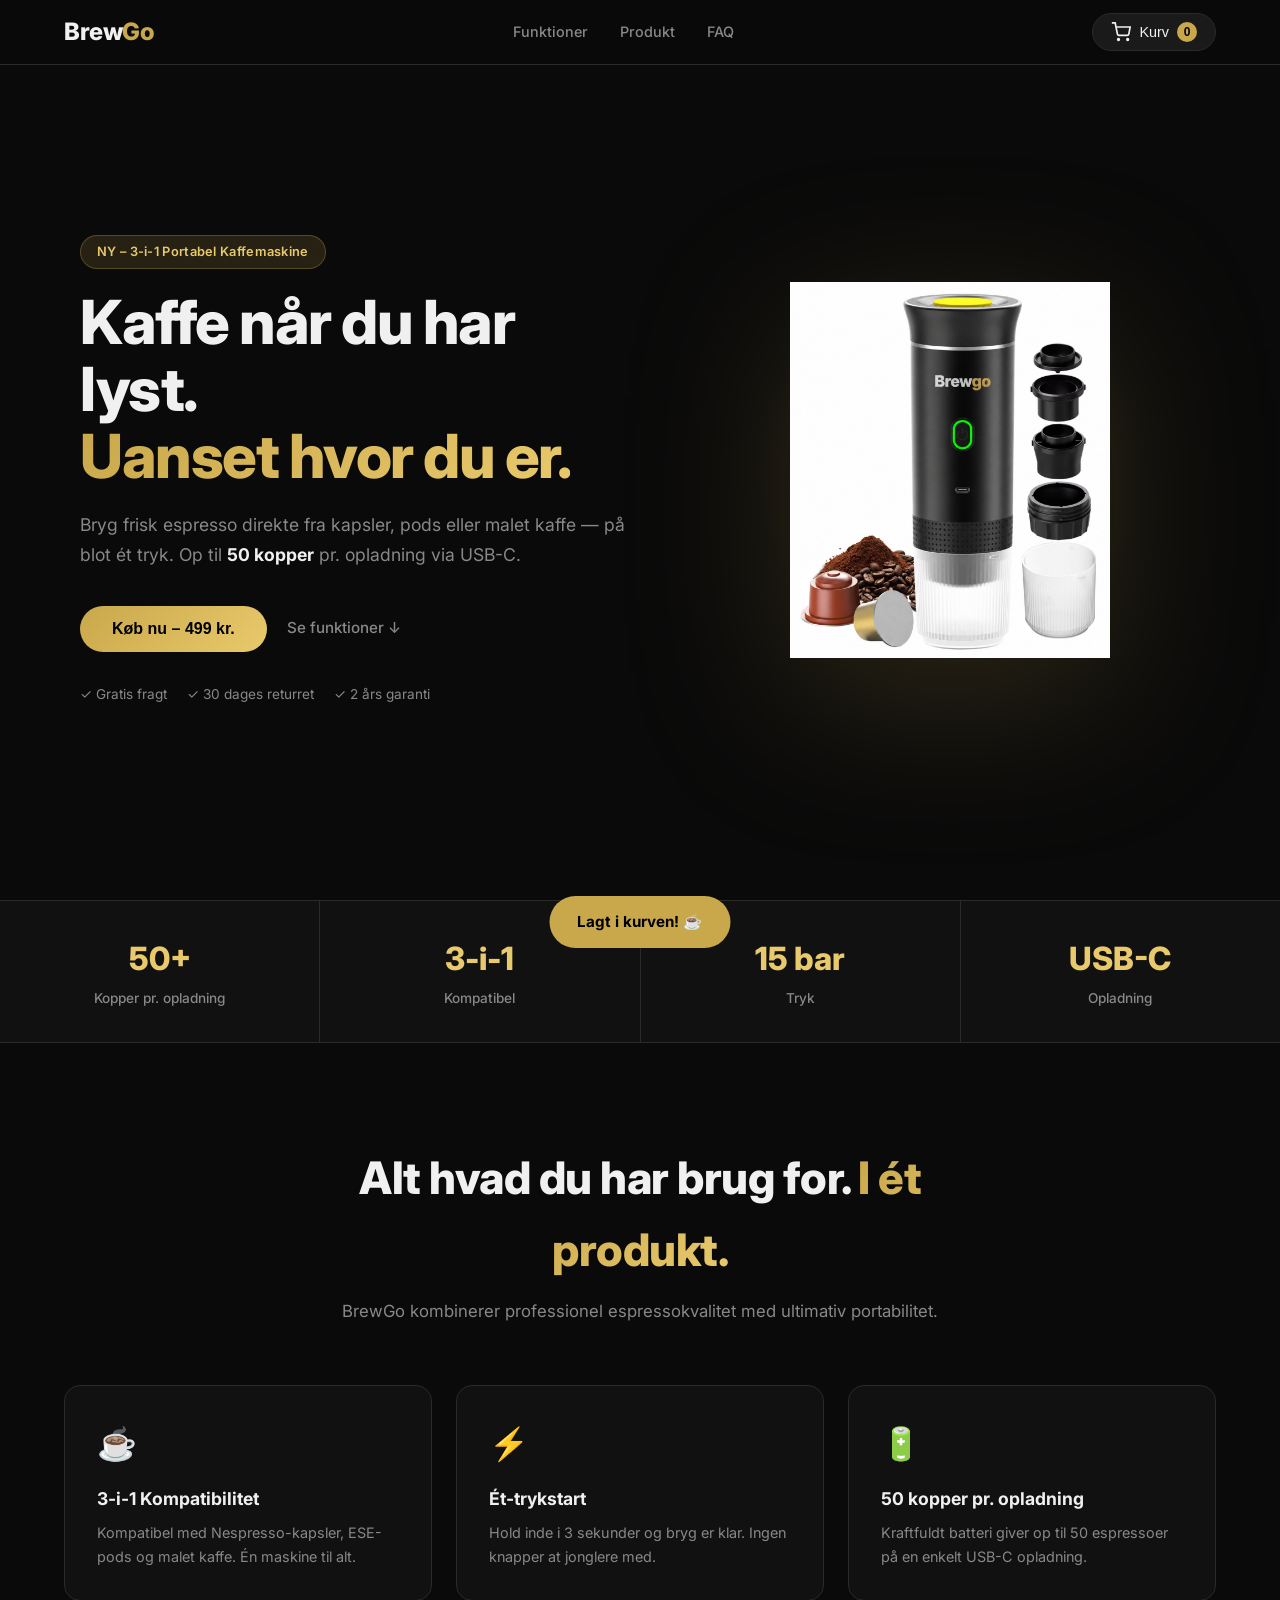
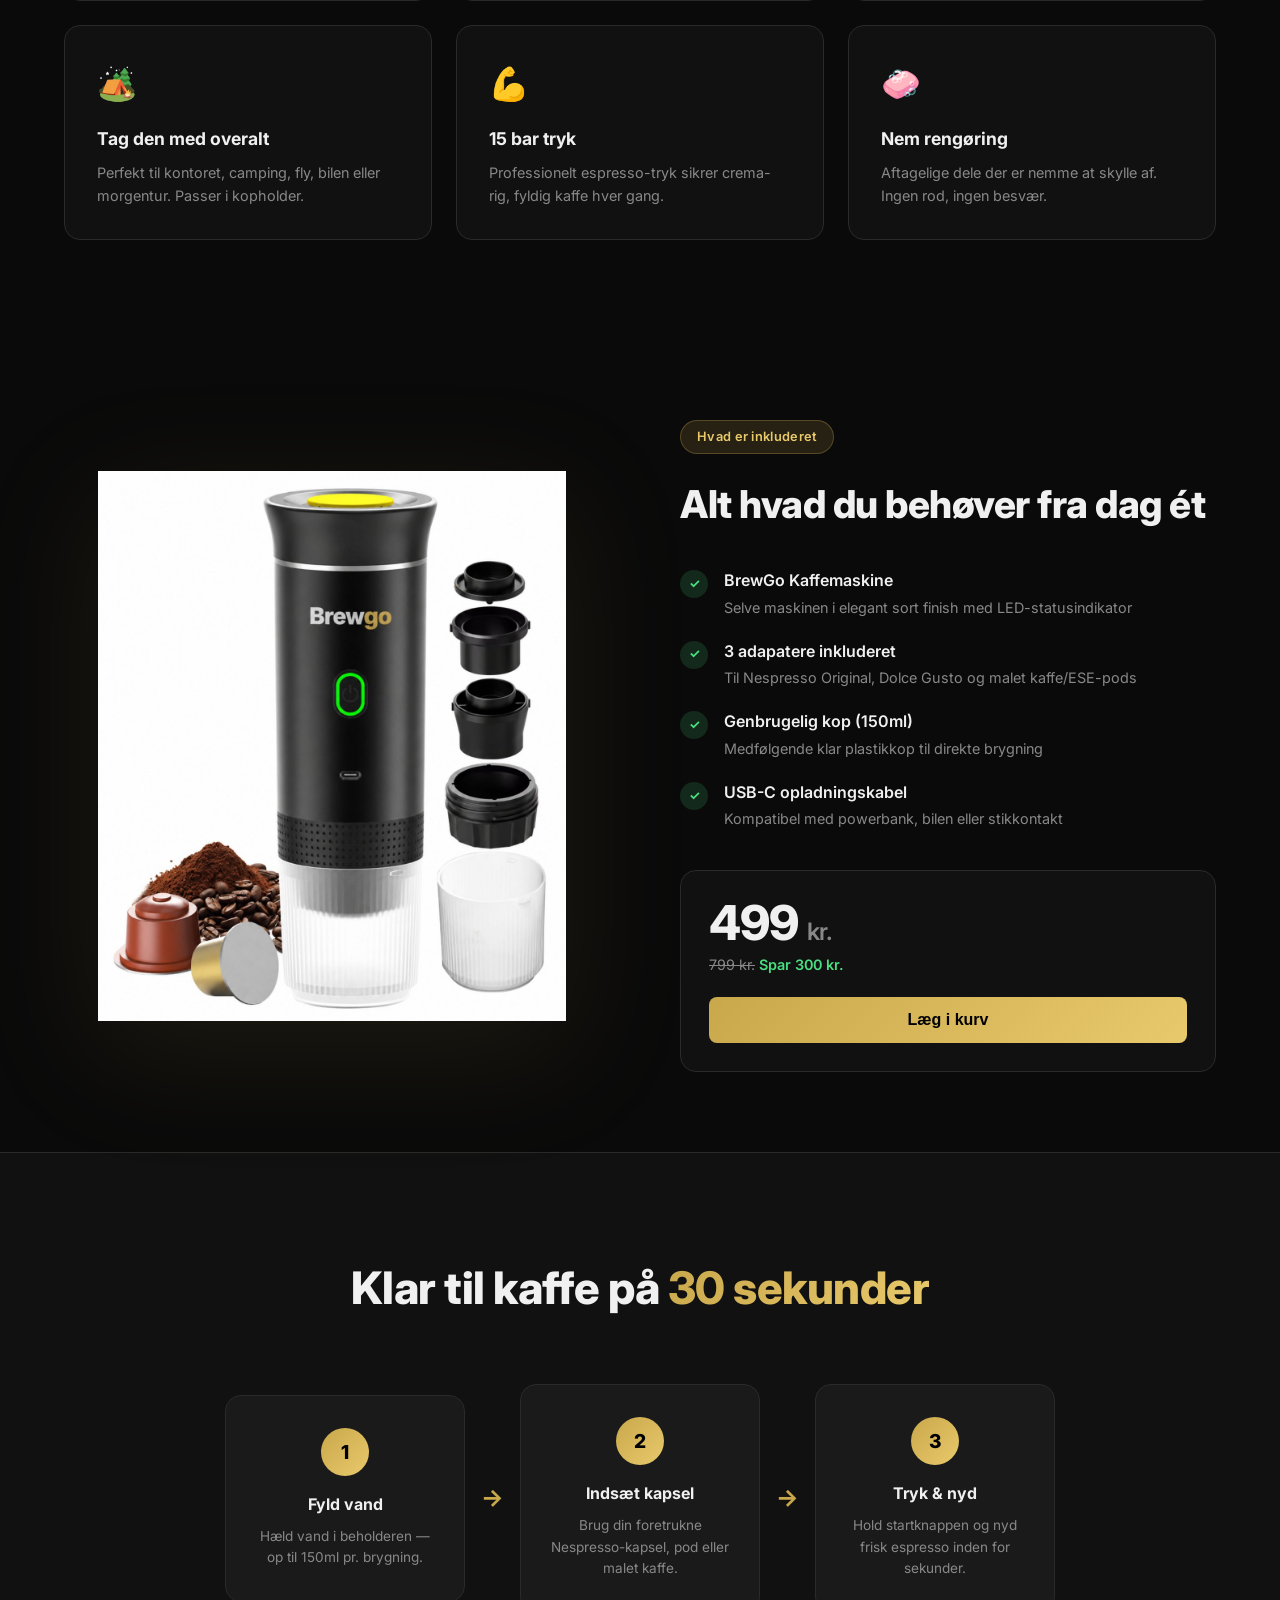
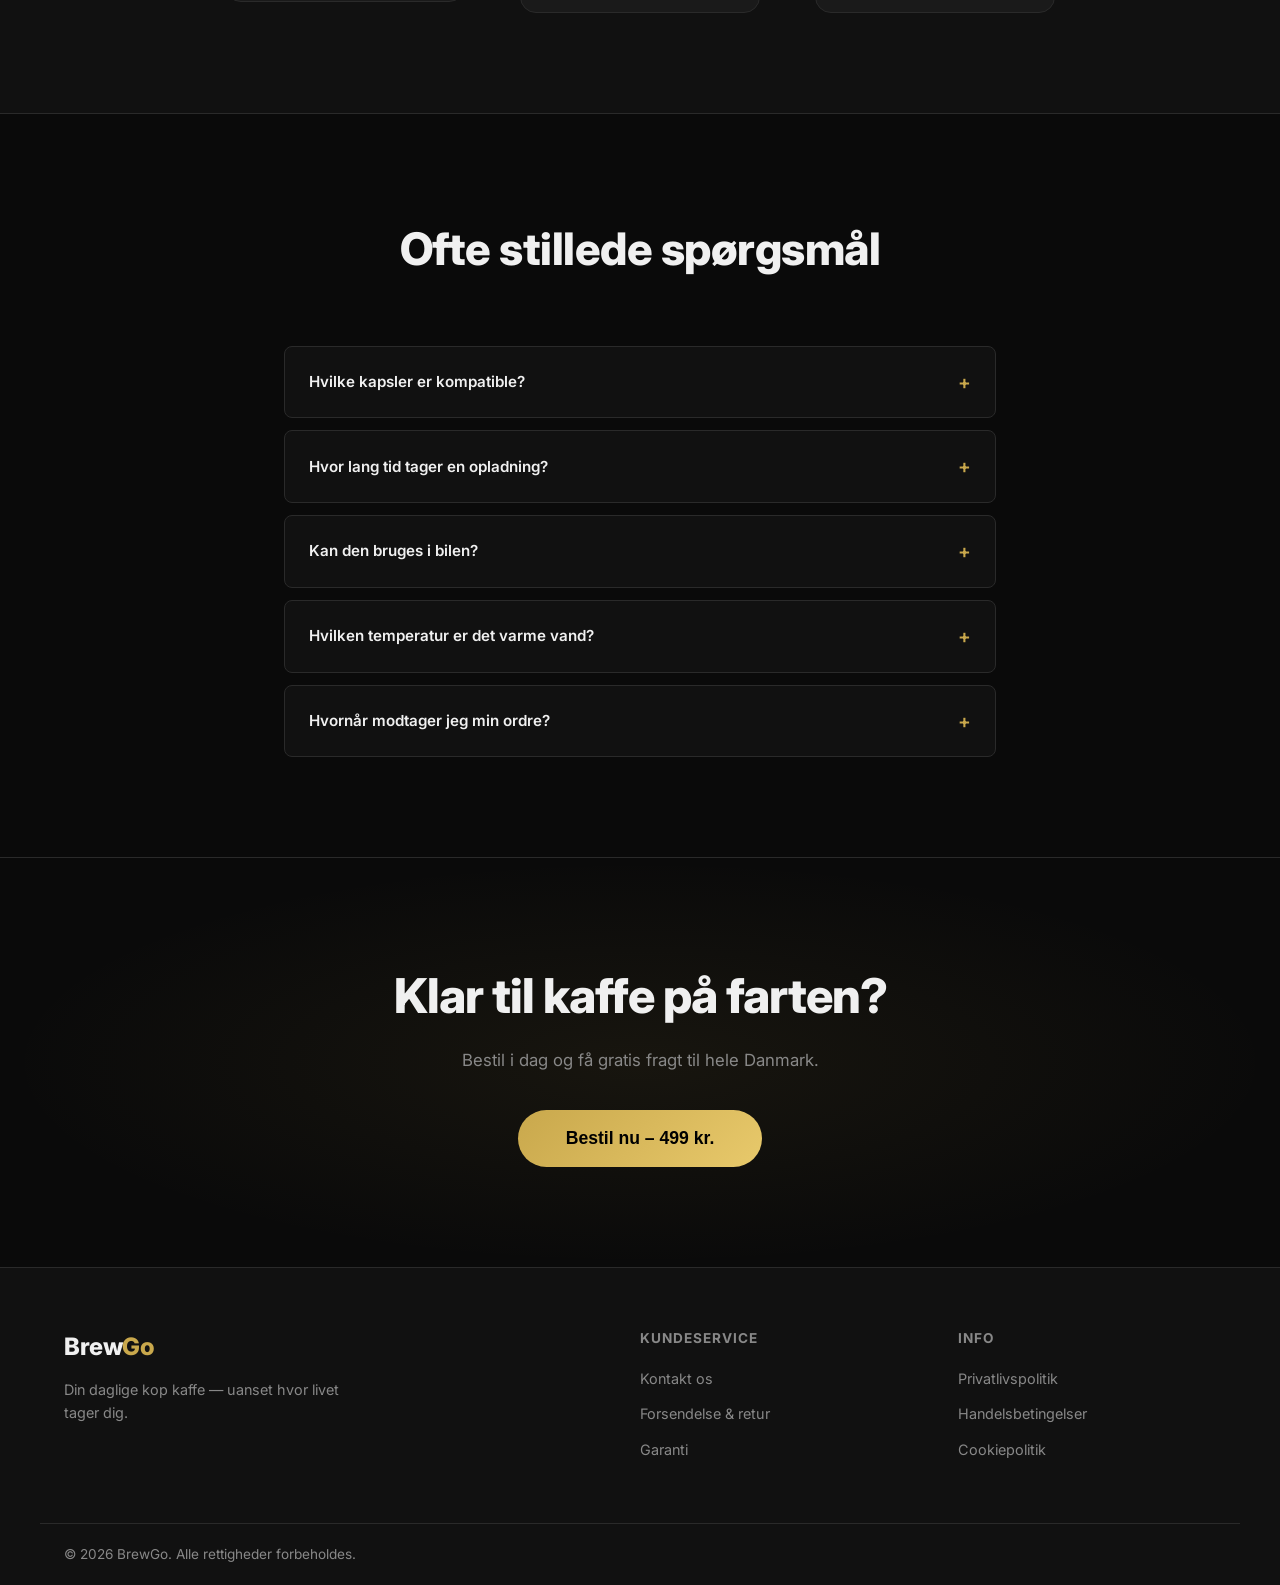
<file: index.html>
<!DOCTYPE html>
<html lang="da">
<head>
  <meta charset="UTF-8" />
  <meta name="viewport" content="width=device-width, initial-scale=1.0" />
  <title>BrewGo – Transportabel Espressomaskine</title>
  <link rel="stylesheet" href="style.css" />
  <link rel="preconnect" href="https://fonts.googleapis.com" />
  <link href="https://fonts.googleapis.com/css2?family=Inter:wght@300;400;500;600;700;800&display=swap" rel="stylesheet" />
</head>
<body>

  <!-- NAVBAR -->
  <nav class="navbar">
    <div class="nav-inner">
      <a href="#" class="logo">Brew<span>Go</span></a>
      <ul class="nav-links">
        <li><a href="#features">Funktioner</a></li>
        <li><a href="#product">Produkt</a></li>
        <li><a href="#faq">FAQ</a></li>
      </ul>
      <button class="cart-btn" id="cartBtn">
        <svg xmlns="http://www.w3.org/2000/svg" width="20" height="20" viewBox="0 0 24 24" fill="none" stroke="currentColor" stroke-width="2"><circle cx="9" cy="21" r="1"/><circle cx="20" cy="21" r="1"/><path d="M1 1h4l2.68 13.39a2 2 0 0 0 2 1.61h9.72a2 2 0 0 0 2-1.61L23 6H6"/></svg>
        Kurv <span class="cart-count" id="cartCount">0</span>
      </button>
    </div>
  </nav>

  <!-- HERO -->
  <section class="hero">
    <div class="hero-content">
      <span class="badge">NY – 3-i-1 Portabel Kaffemaskine</span>
      <h1>Kaffe når du har lyst.<br /><em>Uanset hvor du er.</em></h1>
      <p class="hero-sub">
        Bryg frisk espresso direkte fra kapsler, pods eller malet kaffe — på blot ét tryk.
        Op til <strong>50 kopper</strong> pr. opladning via USB-C.
      </p>
      <div class="hero-cta">
        <button class="btn-primary" onclick="addToCart()">Køb nu – 499 kr.</button>
        <a href="#features" class="btn-ghost">Se funktioner ↓</a>
      </div>
      <div class="trust-row">
        <span>✓ Gratis fragt</span>
        <span>✓ 30 dages returret</span>
        <span>✓ 2 års garanti</span>
      </div>
    </div>
    <div class="hero-image">
      <div class="glow-ring"></div>
      <img src="assets/product.jpg" alt="BrewGo Portabel Kaffemaskine" />
    </div>
  </section>

  <!-- STATS BAR -->
  <div class="stats-bar">
    <div class="stat"><strong>50+</strong><span>Kopper pr. opladning</span></div>
    <div class="stat"><strong>3-i-1</strong><span>Kompatibel</span></div>
    <div class="stat"><strong>15 bar</strong><span>Tryk</span></div>
    <div class="stat"><strong>USB-C</strong><span>Opladning</span></div>
  </div>

  <!-- FEATURES -->
  <section class="features" id="features">
    <div class="section-header">
      <h2>Alt hvad du har brug for. <em>I ét produkt.</em></h2>
      <p>BrewGo kombinerer professionel espressokvalitet med ultimativ portabilitet.</p>
    </div>
    <div class="features-grid">
      <div class="feature-card">
        <div class="feature-icon">☕</div>
        <h3>3-i-1 Kompatibilitet</h3>
        <p>Kompatibel med Nespresso-kapsler, ESE-pods og malet kaffe. Én maskine til alt.</p>
      </div>
      <div class="feature-card">
        <div class="feature-icon">⚡</div>
        <h3>Ét-trykstart</h3>
        <p>Hold inde i 3 sekunder og bryg er klar. Ingen knapper at jonglere med.</p>
      </div>
      <div class="feature-card">
        <div class="feature-icon">🔋</div>
        <h3>50 kopper pr. opladning</h3>
        <p>Kraftfuldt batteri giver op til 50 espressoer på en enkelt USB-C opladning.</p>
      </div>
      <div class="feature-card">
        <div class="feature-icon">🏕️</div>
        <h3>Tag den med overalt</h3>
        <p>Perfekt til kontoret, camping, fly, bilen eller morgentur. Passer i kopholder.</p>
      </div>
      <div class="feature-card">
        <div class="feature-icon">💪</div>
        <h3>15 bar tryk</h3>
        <p>Professionelt espresso-tryk sikrer crema-rig, fyldig kaffe hver gang.</p>
      </div>
      <div class="feature-card">
        <div class="feature-icon">🧼</div>
        <h3>Nem rengøring</h3>
        <p>Aftagelige dele der er nemme at skylle af. Ingen rod, ingen besvær.</p>
      </div>
    </div>
  </section>

  <!-- PRODUCT SHOWCASE -->
  <section class="product-showcase" id="product">
    <div class="showcase-image">
      <img src="assets/product.jpg" alt="BrewGo detaljer" />
    </div>
    <div class="showcase-content">
      <span class="badge">Hvad er inkluderet</span>
      <h2>Alt hvad du behøver fra dag ét</h2>
      <ul class="include-list">
        <li>
          <div class="check">✓</div>
          <div>
            <strong>BrewGo Kaffemaskine</strong>
            <p>Selve maskinen i elegant sort finish med LED-statusindikator</p>
          </div>
        </li>
        <li>
          <div class="check">✓</div>
          <div>
            <strong>3 adapatere inkluderet</strong>
            <p>Til Nespresso Original, Dolce Gusto og malet kaffe/ESE-pods</p>
          </div>
        </li>
        <li>
          <div class="check">✓</div>
          <div>
            <strong>Genbrugelig kop (150ml)</strong>
            <p>Medfølgende klar plastikkop til direkte brygning</p>
          </div>
        </li>
        <li>
          <div class="check">✓</div>
          <div>
            <strong>USB-C opladningskabel</strong>
            <p>Kompatibel med powerbank, bilen eller stikkontakt</p>
          </div>
        </li>
      </ul>
      <div class="price-block">
        <div class="price-main">499 <span>kr.</span></div>
        <div class="price-old"><s>799 kr.</s> <em>Spar 300 kr.</em></div>
        <button class="btn-primary full-width" onclick="addToCart()">Læg i kurv</button>
      </div>
    </div>
  </section>

  <!-- HOW IT WORKS -->
  <section class="how-it-works">
    <div class="section-header">
      <h2>Klar til kaffe på <em>30 sekunder</em></h2>
    </div>
    <div class="steps">
      <div class="step">
        <div class="step-num">1</div>
        <h3>Fyld vand</h3>
        <p>Hæld vand i beholderen — op til 150ml pr. brygning.</p>
      </div>
      <div class="step-arrow">→</div>
      <div class="step">
        <div class="step-num">2</div>
        <h3>Indsæt kapsel</h3>
        <p>Brug din foretrukne Nespresso-kapsel, pod eller malet kaffe.</p>
      </div>
      <div class="step-arrow">→</div>
      <div class="step">
        <div class="step-num">3</div>
        <h3>Tryk &amp; nyd</h3>
        <p>Hold startknappen og nyd frisk espresso inden for sekunder.</p>
      </div>
    </div>
  </section>

  <!-- FAQ -->
  <section class="faq" id="faq">
    <div class="section-header">
      <h2>Ofte stillede spørgsmål</h2>
    </div>
    <div class="faq-list">
      <details class="faq-item">
        <summary>Hvilke kapsler er kompatible?</summary>
        <p>BrewGo er kompatibel med Nespresso Original Line kapsler, ESE pods og malet kaffe via de medfølgende adaptere.</p>
      </details>
      <details class="faq-item">
        <summary>Hvor lang tid tager en opladning?</summary>
        <p>En fuld opladning via USB-C tager ca. 2 timer og giver op til 50 kopper espresso.</p>
      </details>
      <details class="faq-item">
        <summary>Kan den bruges i bilen?</summary>
        <p>Ja! BrewGo kan oplades og bruges med en biloplader (USB-C), og den passer perfekt i de fleste bilkopholdere.</p>
      </details>
      <details class="faq-item">
        <summary>Hvilken temperatur er det varme vand?</summary>
        <p>Maskinen varmer vandet til ca. 65–75°C — optimalt til espresso og skånsomt mod kapslen.</p>
      </details>
      <details class="faq-item">
        <summary>Hvornår modtager jeg min ordre?</summary>
        <p>Vi sender med PostNord. Forventet leveringstid er 2–4 hverdage inden for Danmark. Gratis fragt på alle ordrer.</p>
      </details>
    </div>
  </section>

  <!-- CTA SECTION -->
  <section class="cta-section">
    <h2>Klar til kaffe på farten?</h2>
    <p>Bestil i dag og få gratis fragt til hele Danmark.</p>
    <button class="btn-primary large" onclick="addToCart()">Bestil nu – 499 kr.</button>
  </section>

  <!-- FOOTER -->
  <footer class="footer">
    <div class="footer-inner">
      <div class="footer-brand">
        <a href="#" class="logo">Brew<span>Go</span></a>
        <p>Din daglige kop kaffe — uanset hvor livet tager dig.</p>
      </div>
      <div class="footer-links">
        <h4>Kundeservice</h4>
        <ul>
          <li><a href="#">Kontakt os</a></li>
          <li><a href="#">Forsendelse &amp; retur</a></li>
          <li><a href="#">Garanti</a></li>
        </ul>
      </div>
      <div class="footer-links">
        <h4>Info</h4>
        <ul>
          <li><a href="#">Privatlivspolitik</a></li>
          <li><a href="#">Handelsbetingelser</a></li>
          <li><a href="#">Cookiepolitik</a></li>
        </ul>
      </div>
    </div>
    <div class="footer-bottom">
      <p>© 2026 BrewGo. Alle rettigheder forbeholdes.</p>
    </div>
  </footer>

  <!-- CART SIDEBAR -->
  <div class="cart-overlay" id="cartOverlay" onclick="closeCart()"></div>
  <aside class="cart-sidebar" id="cartSidebar">
    <div class="cart-header">
      <h3>Din kurv</h3>
      <button onclick="closeCart()" class="close-btn">✕</button>
    </div>
    <div class="cart-body" id="cartBody">
      <p class="cart-empty">Din kurv er tom.</p>
    </div>
    <div class="cart-footer" id="cartFooter" style="display:none">
      <div class="cart-total">
        Total: <strong id="cartTotal">0 kr.</strong>
      </div>
      <button class="btn-primary full-width" onclick="checkout()">Gå til betaling</button>
    </div>
  </aside>

  <!-- TOAST -->
  <div class="toast" id="toast">Lagt i kurven! ☕</div>

  <script src="script.js"></script>
</body>
</html>
</file>
<file: style.css>
/* ===== RESET & BASE ===== */
*, *::before, *::after { box-sizing: border-box; margin: 0; padding: 0; }

:root {
  --bg: #0a0a0a;
  --bg2: #111111;
  --bg3: #1a1a1a;
  --border: #2a2a2a;
  --text: #f0f0f0;
  --muted: #888;
  --accent: #c9a84c;
  --accent2: #e8c96b;
  --green: #4ade80;
  --radius: 16px;
  --radius-sm: 8px;
}

html { scroll-behavior: smooth; }

body {
  font-family: 'Inter', sans-serif;
  background: var(--bg);
  color: var(--text);
  line-height: 1.6;
  overflow-x: hidden;
}

a { text-decoration: none; color: inherit; }
ul { list-style: none; }
img { max-width: 100%; display: block; }

/* ===== NAVBAR ===== */
.navbar {
  position: fixed;
  top: 0; left: 0; right: 0;
  z-index: 100;
  background: rgba(10,10,10,0.85);
  backdrop-filter: blur(16px);
  border-bottom: 1px solid var(--border);
}

.nav-inner {
  max-width: 1200px;
  margin: 0 auto;
  padding: 0 24px;
  height: 64px;
  display: flex;
  align-items: center;
  justify-content: space-between;
  gap: 24px;
}

.logo {
  font-size: 1.5rem;
  font-weight: 800;
  letter-spacing: -0.5px;
}

.logo span { color: var(--accent); }

.nav-links {
  display: flex;
  gap: 32px;
}

.nav-links a {
  font-size: 0.9rem;
  color: var(--muted);
  font-weight: 500;
  transition: color 0.2s;
}

.nav-links a:hover { color: var(--text); }

.cart-btn {
  display: flex;
  align-items: center;
  gap: 8px;
  background: var(--bg3);
  border: 1px solid var(--border);
  color: var(--text);
  padding: 8px 18px;
  border-radius: 999px;
  font-size: 0.9rem;
  font-weight: 500;
  cursor: pointer;
  transition: border-color 0.2s, background 0.2s;
}

.cart-btn:hover { border-color: var(--accent); background: #222; }

.cart-count {
  background: var(--accent);
  color: #000;
  border-radius: 999px;
  width: 20px;
  height: 20px;
  font-size: 0.75rem;
  font-weight: 700;
  display: flex;
  align-items: center;
  justify-content: center;
}

/* ===== BUTTONS ===== */
.btn-primary {
  background: linear-gradient(135deg, var(--accent), var(--accent2));
  color: #000;
  border: none;
  padding: 14px 32px;
  border-radius: 999px;
  font-size: 1rem;
  font-weight: 700;
  cursor: pointer;
  transition: transform 0.15s, box-shadow 0.15s;
  white-space: nowrap;
}

.btn-primary:hover {
  transform: translateY(-2px);
  box-shadow: 0 8px 32px rgba(201,168,76,0.35);
}

.btn-primary.full-width { width: 100%; border-radius: var(--radius-sm); }
.btn-primary.large { padding: 18px 48px; font-size: 1.1rem; }

.btn-ghost {
  color: var(--muted);
  font-size: 0.95rem;
  font-weight: 500;
  transition: color 0.2s;
}

.btn-ghost:hover { color: var(--text); }

/* ===== BADGE ===== */
.badge {
  display: inline-block;
  background: rgba(201,168,76,0.15);
  border: 1px solid rgba(201,168,76,0.3);
  color: var(--accent2);
  padding: 6px 16px;
  border-radius: 999px;
  font-size: 0.8rem;
  font-weight: 600;
  letter-spacing: 0.3px;
  margin-bottom: 20px;
}

/* ===== HERO ===== */
.hero {
  min-height: 100vh;
  display: flex;
  align-items: center;
  justify-content: center;
  padding: 100px 24px 60px;
  max-width: 1200px;
  margin: 0 auto;
  gap: 60px;
}

.hero-content {
  flex: 1;
  max-width: 560px;
}

.hero h1 {
  font-size: clamp(2.2rem, 5vw, 3.8rem);
  font-weight: 800;
  line-height: 1.1;
  letter-spacing: -1.5px;
  margin-bottom: 20px;
}

.hero h1 em {
  font-style: normal;
  background: linear-gradient(135deg, var(--accent), var(--accent2));
  -webkit-background-clip: text;
  -webkit-text-fill-color: transparent;
}

.hero-sub {
  font-size: 1.1rem;
  color: var(--muted);
  margin-bottom: 36px;
  line-height: 1.7;
}

.hero-sub strong { color: var(--text); }

.hero-cta {
  display: flex;
  align-items: center;
  gap: 20px;
  margin-bottom: 32px;
  flex-wrap: wrap;
}

.trust-row {
  display: flex;
  gap: 20px;
  font-size: 0.85rem;
  color: var(--muted);
  flex-wrap: wrap;
}

.trust-row span { display: flex; align-items: center; gap: 4px; }

.hero-image {
  flex: 1;
  display: flex;
  align-items: center;
  justify-content: center;
  position: relative;
  max-width: 500px;
}

.hero-image img {
  position: relative;
  z-index: 1;
  filter: drop-shadow(0 40px 80px rgba(201,168,76,0.18));
  max-height: 600px;
  object-fit: contain;
  animation: float 4s ease-in-out infinite;
  width: 320px;
}

.glow-ring {
  position: absolute;
  width: 400px;
  height: 400px;
  border-radius: 50%;
  background: radial-gradient(circle, rgba(201,168,76,0.08) 0%, transparent 70%);
  pointer-events: none;
}

@keyframes float {
  0%, 100% { transform: translateY(0); }
  50% { transform: translateY(-12px); }
}

/* ===== STATS BAR ===== */
.stats-bar {
  background: var(--bg2);
  border-top: 1px solid var(--border);
  border-bottom: 1px solid var(--border);
  display: flex;
  justify-content: center;
  flex-wrap: wrap;
}

.stat {
  flex: 1;
  min-width: 140px;
  padding: 32px 24px;
  display: flex;
  flex-direction: column;
  align-items: center;
  gap: 4px;
  border-right: 1px solid var(--border);
}

.stat:last-child { border-right: none; }

.stat strong {
  font-size: 2rem;
  font-weight: 800;
  color: var(--accent2);
}

.stat span {
  font-size: 0.85rem;
  color: var(--muted);
  font-weight: 500;
}

/* ===== SECTION HEADER ===== */
.section-header {
  text-align: center;
  max-width: 640px;
  margin: 0 auto 60px;
}

.section-header h2 {
  font-size: clamp(1.8rem, 4vw, 2.8rem);
  font-weight: 800;
  letter-spacing: -0.5px;
  margin-bottom: 12px;
}

.section-header h2 em {
  font-style: normal;
  background: linear-gradient(135deg, var(--accent), var(--accent2));
  -webkit-background-clip: text;
  -webkit-text-fill-color: transparent;
}

.section-header p {
  color: var(--muted);
  font-size: 1.05rem;
}

/* ===== FEATURES ===== */
.features {
  padding: 100px 24px;
  max-width: 1200px;
  margin: 0 auto;
}

.features-grid {
  display: grid;
  grid-template-columns: repeat(auto-fit, minmax(300px, 1fr));
  gap: 24px;
}

.feature-card {
  background: var(--bg2);
  border: 1px solid var(--border);
  border-radius: var(--radius);
  padding: 32px;
  transition: border-color 0.2s, transform 0.2s;
}

.feature-card:hover {
  border-color: rgba(201,168,76,0.3);
  transform: translateY(-4px);
}

.feature-icon {
  font-size: 2rem;
  margin-bottom: 16px;
}

.feature-card h3 {
  font-size: 1.1rem;
  font-weight: 700;
  margin-bottom: 8px;
}

.feature-card p {
  font-size: 0.9rem;
  color: var(--muted);
  line-height: 1.6;
}

/* ===== PRODUCT SHOWCASE ===== */
.product-showcase {
  display: flex;
  align-items: center;
  gap: 80px;
  max-width: 1200px;
  margin: 0 auto;
  padding: 80px 24px;
}

.showcase-image {
  flex: 1;
  display: flex;
  justify-content: center;
}

.showcase-image img {
  max-height: 550px;
  object-fit: contain;
  filter: drop-shadow(0 30px 60px rgba(201,168,76,0.1));
}

.showcase-content {
  flex: 1;
}

.showcase-content h2 {
  font-size: clamp(1.6rem, 3vw, 2.4rem);
  font-weight: 800;
  letter-spacing: -0.5px;
  margin-bottom: 32px;
}

.include-list {
  display: flex;
  flex-direction: column;
  gap: 20px;
  margin-bottom: 40px;
}

.include-list li {
  display: flex;
  gap: 16px;
  align-items: flex-start;
}

.check {
  background: rgba(74,222,128,0.15);
  color: var(--green);
  border-radius: 50%;
  width: 28px;
  height: 28px;
  display: flex;
  align-items: center;
  justify-content: center;
  font-size: 0.8rem;
  font-weight: 700;
  flex-shrink: 0;
  margin-top: 2px;
}

.include-list strong { display: block; font-weight: 600; margin-bottom: 2px; }
.include-list p { font-size: 0.9rem; color: var(--muted); }

.price-block {
  background: var(--bg2);
  border: 1px solid var(--border);
  border-radius: var(--radius);
  padding: 28px;
}

.price-main {
  font-size: 3rem;
  font-weight: 800;
  letter-spacing: -1px;
  line-height: 1;
  margin-bottom: 6px;
}

.price-main span {
  font-size: 1.5rem;
  font-weight: 600;
  color: var(--muted);
}

.price-old {
  font-size: 0.9rem;
  color: var(--muted);
  margin-bottom: 20px;
}

.price-old em {
  color: var(--green);
  font-style: normal;
  font-weight: 600;
}

/* ===== HOW IT WORKS ===== */
.how-it-works {
  background: var(--bg2);
  border-top: 1px solid var(--border);
  border-bottom: 1px solid var(--border);
  padding: 100px 24px;
}

.steps {
  max-width: 900px;
  margin: 0 auto;
  display: flex;
  align-items: center;
  justify-content: center;
  gap: 16px;
  flex-wrap: wrap;
}

.step {
  background: var(--bg3);
  border: 1px solid var(--border);
  border-radius: var(--radius);
  padding: 32px 28px;
  text-align: center;
  flex: 1;
  min-width: 200px;
  max-width: 240px;
}

.step-num {
  width: 48px;
  height: 48px;
  border-radius: 50%;
  background: linear-gradient(135deg, var(--accent), var(--accent2));
  color: #000;
  font-weight: 800;
  font-size: 1.2rem;
  display: flex;
  align-items: center;
  justify-content: center;
  margin: 0 auto 16px;
}

.step h3 {
  font-size: 1rem;
  font-weight: 700;
  margin-bottom: 8px;
}

.step p {
  font-size: 0.85rem;
  color: var(--muted);
}

.step-arrow {
  font-size: 1.5rem;
  color: var(--accent);
  font-weight: 700;
}

/* ===== FAQ ===== */
.faq {
  max-width: 760px;
  margin: 0 auto;
  padding: 100px 24px;
}

.faq-list {
  display: flex;
  flex-direction: column;
  gap: 12px;
}

.faq-item {
  background: var(--bg2);
  border: 1px solid var(--border);
  border-radius: var(--radius-sm);
  overflow: hidden;
  transition: border-color 0.2s;
}

.faq-item[open] { border-color: rgba(201,168,76,0.3); }

.faq-item summary {
  padding: 20px 24px;
  font-weight: 600;
  cursor: pointer;
  list-style: none;
  display: flex;
  justify-content: space-between;
  align-items: center;
  font-size: 0.95rem;
}

.faq-item summary::after {
  content: "+";
  font-size: 1.2rem;
  color: var(--accent);
  transition: transform 0.2s;
}

.faq-item[open] summary::after {
  transform: rotate(45deg);
}

.faq-item p {
  padding: 0 24px 20px;
  font-size: 0.9rem;
  color: var(--muted);
  line-height: 1.7;
}

/* ===== CTA SECTION ===== */
.cta-section {
  text-align: center;
  padding: 100px 24px;
  background: radial-gradient(ellipse at center, rgba(201,168,76,0.07) 0%, transparent 70%);
  border-top: 1px solid var(--border);
}

.cta-section h2 {
  font-size: clamp(2rem, 4vw, 3rem);
  font-weight: 800;
  letter-spacing: -1px;
  margin-bottom: 12px;
}

.cta-section p {
  color: var(--muted);
  margin-bottom: 36px;
  font-size: 1.05rem;
}

/* ===== FOOTER ===== */
.footer {
  background: var(--bg2);
  border-top: 1px solid var(--border);
}

.footer-inner {
  max-width: 1200px;
  margin: 0 auto;
  padding: 60px 24px;
  display: flex;
  gap: 60px;
  flex-wrap: wrap;
}

.footer-brand {
  flex: 2;
  min-width: 200px;
}

.footer-brand p {
  margin-top: 12px;
  font-size: 0.9rem;
  color: var(--muted);
  max-width: 280px;
}

.footer-links {
  flex: 1;
  min-width: 140px;
}

.footer-links h4 {
  font-size: 0.85rem;
  font-weight: 700;
  text-transform: uppercase;
  letter-spacing: 1px;
  color: var(--muted);
  margin-bottom: 16px;
}

.footer-links ul {
  display: flex;
  flex-direction: column;
  gap: 10px;
}

.footer-links a {
  font-size: 0.9rem;
  color: var(--muted);
  transition: color 0.2s;
}

.footer-links a:hover { color: var(--text); }

.footer-bottom {
  max-width: 1200px;
  margin: 0 auto;
  padding: 20px 24px;
  border-top: 1px solid var(--border);
  font-size: 0.85rem;
  color: var(--muted);
}

/* ===== CART SIDEBAR ===== */
.cart-overlay {
  position: fixed;
  inset: 0;
  background: rgba(0,0,0,0.6);
  z-index: 200;
  opacity: 0;
  pointer-events: none;
  transition: opacity 0.3s;
}

.cart-overlay.active {
  opacity: 1;
  pointer-events: all;
}

.cart-sidebar {
  position: fixed;
  top: 0;
  right: -420px;
  width: min(420px, 100vw);
  height: 100%;
  background: var(--bg2);
  border-left: 1px solid var(--border);
  z-index: 201;
  display: flex;
  flex-direction: column;
  transition: right 0.35s cubic-bezier(0.4,0,0.2,1);
}

.cart-sidebar.open { right: 0; }

.cart-header {
  display: flex;
  align-items: center;
  justify-content: space-between;
  padding: 20px 24px;
  border-bottom: 1px solid var(--border);
}

.cart-header h3 { font-size: 1.1rem; font-weight: 700; }

.close-btn {
  background: none;
  border: none;
  color: var(--muted);
  font-size: 1.1rem;
  cursor: pointer;
  transition: color 0.2s;
}

.close-btn:hover { color: var(--text); }

.cart-body {
  flex: 1;
  padding: 24px;
  overflow-y: auto;
}

.cart-empty {
  color: var(--muted);
  text-align: center;
  margin-top: 60px;
}

.cart-item {
  display: flex;
  gap: 16px;
  align-items: center;
  background: var(--bg3);
  border: 1px solid var(--border);
  border-radius: var(--radius-sm);
  padding: 16px;
  margin-bottom: 12px;
}

.cart-item-info { flex: 1; }
.cart-item-info strong { display: block; font-size: 0.95rem; }
.cart-item-info span { font-size: 0.85rem; color: var(--muted); }

.cart-item-controls {
  display: flex;
  align-items: center;
  gap: 8px;
}

.qty-btn {
  background: var(--bg2);
  border: 1px solid var(--border);
  color: var(--text);
  width: 28px;
  height: 28px;
  border-radius: 4px;
  cursor: pointer;
  font-size: 1rem;
  display: flex;
  align-items: center;
  justify-content: center;
  transition: border-color 0.2s;
}

.qty-btn:hover { border-color: var(--accent); }

.cart-footer {
  padding: 20px 24px;
  border-top: 1px solid var(--border);
}

.cart-total {
  font-size: 1rem;
  margin-bottom: 16px;
  display: flex;
  justify-content: space-between;
}

.cart-total strong { font-size: 1.2rem; color: var(--accent2); }

/* ===== TOAST ===== */
.toast {
  position: fixed;
  bottom: 32px;
  left: 50%;
  transform: translateX(-50%) translateY(80px);
  background: var(--accent);
  color: #000;
  font-weight: 700;
  padding: 14px 28px;
  border-radius: 999px;
  font-size: 0.95rem;
  z-index: 300;
  transition: transform 0.4s cubic-bezier(0.4,0,0.2,1);
  white-space: nowrap;
}

.toast.show { transform: translateX(-50%) translateY(0); }

/* ===== RESPONSIVE ===== */
@media (max-width: 900px) {
  .hero {
    flex-direction: column;
    text-align: center;
    padding-top: 90px;
  }

  .hero-cta { justify-content: center; }
  .trust-row { justify-content: center; }

  .product-showcase {
    flex-direction: column;
    gap: 40px;
  }

  .showcase-image img { max-height: 360px; }

  .nav-links { display: none; }
}

@media (max-width: 600px) {
  .stat { padding: 24px 12px; }
  .step-arrow { transform: rotate(90deg); }
  .steps { flex-direction: column; align-items: center; }
  .step { max-width: 100%; }
  .stats-bar { flex-wrap: wrap; }
  .stat { min-width: 50%; }
}
</file>
